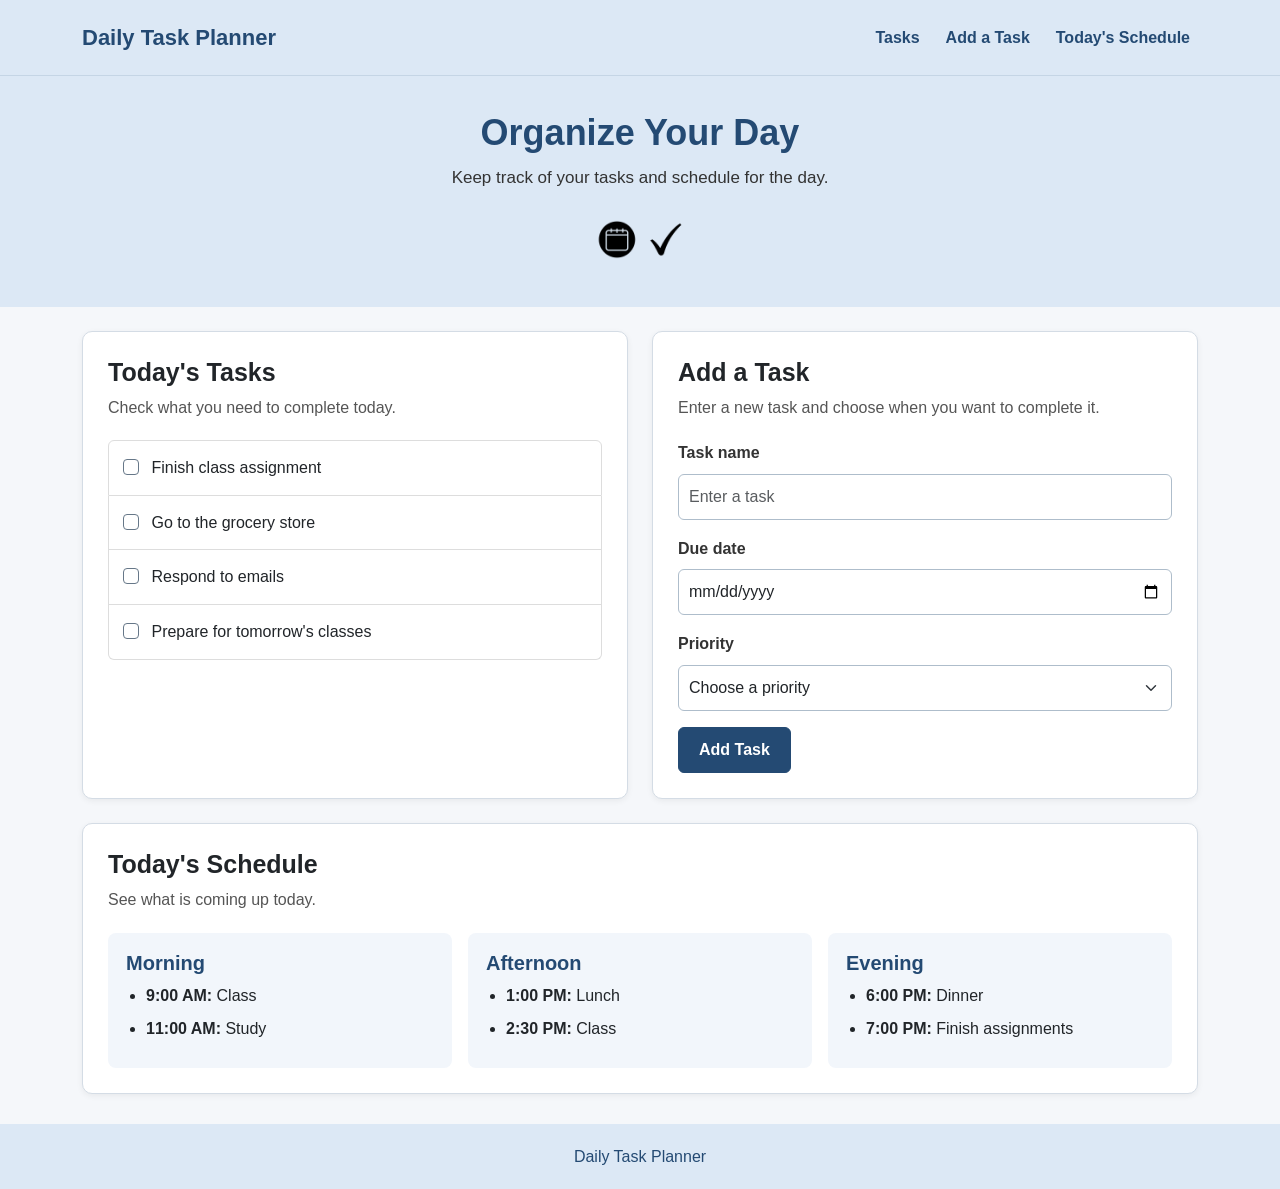
<file: index.html>
<!DOCTYPE html>
<html lang="en">

<head>
    <meta charset="UTF-8">
    <meta name="viewport" content="width=device-width, initial-scale=1.0">
    <meta name="description" content="A daily planner for organizing tasks and schedules">
    <title>Daily Task Planner</title>


    <link href="https://cdn.jsdelivr.net/npm/bootstrap@5.3.8/dist/css/bootstrap.min.css" rel="stylesheet" integrity="sha384-sRIl4kxILFvY47J16cr9ZwB07vP4J8+LH7qKQnuqkuIAvNWLzeN8tE5YBujZqJLB" crossorigin="anonymous">
    <link href="style.css" rel="stylesheet">
</head>

<body>

    <header>
        <nav class="navbar navbar-expand-md">
            <div class="container">
                <a class="navbar-brand" href="#">Daily Task Planner</a>

                <button class="navbar-toggler" type="button" data-bs-toggle="collapse" data-bs-target="#navbarMenu" aria-controls="navbarMenu" aria-expanded="false" aria-label="Toggle navigation">
                    <span class="navbar-toggler-icon"></span>
                </button>

                <div class="collapse navbar-collapse" id="navbarMenu">
                    <ul class="navbar-nav ms-auto">
                        <li class="nav-item">
                            <a class="nav-link" href="#tasks">Tasks</a>
                        </li>
                        <li class="nav-item">
                            <a class="nav-link" href="#add-task">Add a Task</a>
                        </li>
                        <li class="nav-item">
                            <a class="nav-link" href="#schedule">Today's Schedule</a>
                        </li>
                    </ul>
                </div>
            </div>
        </nav>

        <div class="header-content container">
            <h1>Organize Your Day</h1>
            <p>Keep track of your tasks and schedule for the day.</p>
            <img class="d-none d-sm-block mx-auto" src="CalAndCheckGraphic.png" alt="Calendar and a check mark representing completed daily tasks">
        </div>
    </header>

    <main class="container my-4">

        <div class="row g-4">

            <div class="col-12 col-lg-6">
                <section id="tasks" class="card h-100">
                    <div class="card-body">
                        <h2 class="card-title">Today's Tasks</h2>
                        <p class="section-description">Check what you need to complete today.</p>

                        <ul class="list-group">
                            <li class="list-group-item">
                                <input class="form-check-input me-2" type="checkbox" id="task1">
                                <label for="task1">Finish class assignment</label>
                            </li>
                            <li class="list-group-item">
                                <input class="form-check-input me-2" type="checkbox" id="task2">
                                <label for="task2">Go to the grocery store</label>
                            </li>
                            <li class="list-group-item">
                                <input class="form-check-input me-2" type="checkbox" id="task3">
                                <label for="task3">Respond to emails</label>
                            </li>
                            <li class="list-group-item">
                                <input class="form-check-input me-2" type="checkbox" id="task4">
                                <label for="task4">Prepare for tomorrow's classes</label>
                            </li>
                        </ul>
                    </div>
                </section>
            </div>

            <div class="col-12 col-lg-6">
                <section id="add-task" class="card h-100">
                    <div class="card-body">
                        <h2 class="card-title">Add a Task</h2>
                        <p class="section-description">Enter a new task and choose when you want to complete it.</p>

                        <form>
                            <div class="mb-3">
                                <label class="form-label" for="task-name">Task name</label>
                                <input class="form-control" type="text" id="task-name" name="task-name" placeholder="Enter a task">
                            </div>

                            <div class="mb-3">
                                <label class="form-label" for="due-date">Due date</label>
                                <input class="form-control" type="date" id="due-date" name="due-date">
                            </div>

                            <div class="mb-3">
                                <label class="form-label" for="priority">Priority</label>
                                <select class="form-select" id="priority" name="priority">
                                    <option value="">Choose a priority</option>
                                    <option value="high">High</option>
                                    <option value="medium">Medium</option>
                                    <option value="low">Low</option>
                                </select>
                            </div>

                            <button class="btn btn-primary" type="button">Add Task</button>
                        </form>
                    </div>
                </section>
            </div>

            <div class="col-12">
                <section id="schedule" class="card">
                    <div class="card-body">
                        <h2 class="card-title">Today's Schedule</h2>
                        <p class="section-description">See what is coming up today.</p>

                        <div class="row g-3">
                            <div class="col-12 col-md-4">
                                <div class="schedule-box">
                                    <h3>Morning</h3>
                                    <ul>
                                        <li><strong>9:00 AM:</strong> Class</li>
                                        <li><strong>11:00 AM:</strong> Study</li>
                                    </ul>
                                </div>
                            </div>

                            <div class="col-12 col-md-4">
                                <div class="schedule-box">
                                    <h3>Afternoon</h3>
                                    <ul>
                                        <li><strong>1:00 PM:</strong> Lunch</li>
                                        <li><strong>2:30 PM:</strong> Class</li>
                                    </ul>
                                </div>
                            </div>

                            <div class="col-12 col-md-4">
                                <div class="schedule-box">
                                    <h3>Evening</h3>
                                    <ul>
                                        <li><strong>6:00 PM:</strong> Dinner</li>
                                        <li><strong>7:00 PM:</strong> Finish assignments</li>
                                    </ul>
                                </div>
                            </div>
                        </div>

                    </div>
                </section>
            </div>

        </div>

    </main>

    <footer>
        <p>Daily Task Planner</p>
    </footer>

    <script src="https://cdn.jsdelivr.net/npm/bootstrap@5.3.8/dist/js/bootstrap.bundle.min.js" integrity="sha384-FKyoEForCGlyvwx9Hj09JcYn3nv7wiPVlz7YYwJrWVcXK/BmnVDxM+D2scQbITxI" crossorigin="anonymous"></script>

</body>

</html>

<!--
    AI Use Disclosure:
    Tool: ChatGPT free
    Purpose: Helped with Bootstrap responsive layout, mobile navigation, and CSS improvements.
    Human Role: I reviewed the suggested design, kept my original planner content and colors, and tested the layout.
    -->
</file>
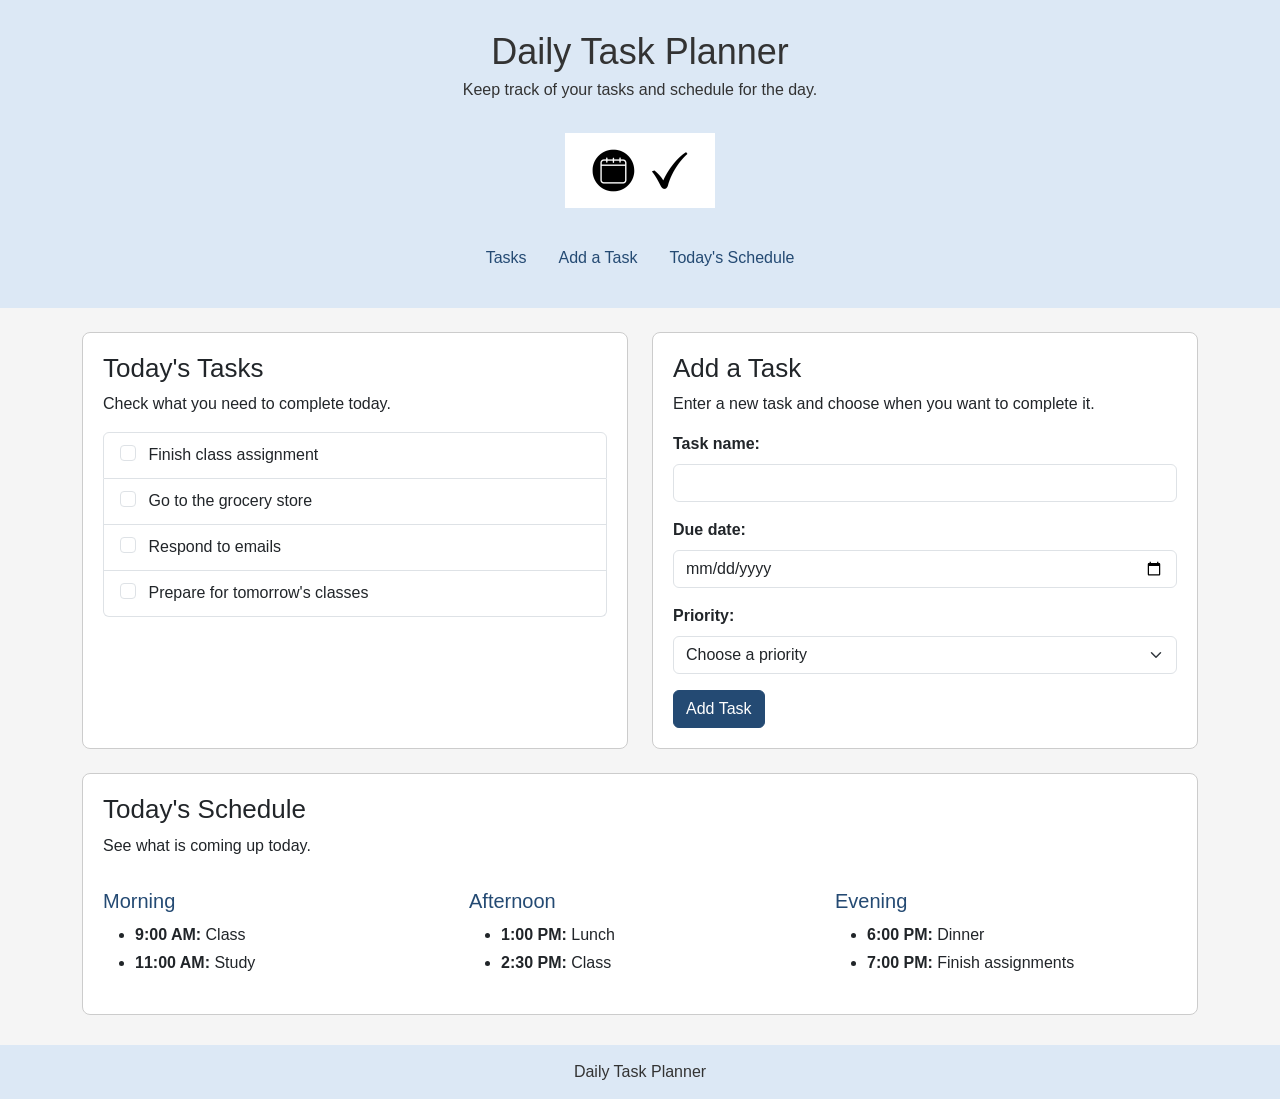
<file: DailyTaskPlanner/index.html>
<!DOCTYPE html>
<html lang="en">

<head>
    <meta charset="utf-8">
    <meta name="viewport" content="width=device-width, initial-scale=1">
    <meta name="description" content="A simple daily planner for tasks and schedules">
    <meta name="author" content="Jess Markowitz">
    <title>Daily Task Planner</title>


    <link href="https://cdn.jsdelivr.net/npm/bootstrap@5.3.8/dist/css/bootstrap.min.css" rel="stylesheet" integrity="sha384-sRIl4kxILFvY47J16cr9ZwB07vP4J8+LH7qKQnuqkuIAvNWLzeN8tE5YBujZqJLB" crossorigin="anonymous">



    <link href="style.css" rel="stylesheet">
</head>

<body>

    <header>
        <h1>Daily Task Planner</h1>
        <p>Keep track of your tasks and schedule for the day.</p>

        <img src="CalAndCheckGraphic.png" alt="Calendar and a check mark representing completed daily tasks">

        <nav class="nav justify-content-center">
            <a class="nav-link" href="#tasks">Tasks</a>
            <a class="nav-link" href="#add-task">Add a Task</a>
            <a class="nav-link" href="#schedule">Today's Schedule</a>
        </nav>
    </header>

    <main class="container my-4">

        <div class="row g-4">

            <div class="col-md-6">
                <section id="tasks" class="card h-100">
                    <div class="card-body">
                        <h2 class="card-title">Today's Tasks</h2>
                        <p>Check what you need to complete today.</p>

                        <ul class="list-group">
                            <li class="list-group-item">
                                <input class="form-check-input me-2" type="checkbox" id="task1">
                                <label for="task1">Finish class assignment</label>
                            </li>
                            <li class="list-group-item">
                                <input class="form-check-input me-2" type="checkbox" id="task2">
                                <label for="task2">Go to the grocery store</label>
                            </li>
                            <li class="list-group-item">
                                <input class="form-check-input me-2" type="checkbox" id="task3">
                                <label for="task3">Respond to emails</label>
                            </li>
                            <li class="list-group-item">
                                <input class="form-check-input me-2" type="checkbox" id="task4">
                                <label for="task4">Prepare for tomorrow's classes</label>
                            </li>
                        </ul>
                    </div>
                </section>
            </div>

            <div class="col-md-6">
                <section id="add-task" class="card h-100">
                    <div class="card-body">
                        <h2 class="card-title">Add a Task</h2>
                        <p>Enter a new task and choose when you want to complete it.</p>

                        <form>
                            <div class="mb-3">
                                <label class="form-label" for="task-name">Task name:</label>
                                <input class="form-control" type="text" id="task-name" name="task-name">
                            </div>

                            <div class="mb-3">
                                <label class="form-label" for="due-date">Due date:</label>
                                <input class="form-control" type="date" id="due-date" name="due-date">
                            </div>

                            <div class="mb-3">
                                <label class="form-label" for="priority">Priority:</label>
                                <select class="form-select" id="priority" name="priority">
                                    <option value="">Choose a priority</option>
                                    <option value="high">High</option>
                                    <option value="medium">Medium</option>
                                    <option value="low">Low</option>
                                </select>
                            </div>

                            <button class="btn btn-primary" type="button">Add Task</button>
                        </form>
                    </div>
                </section>
            </div>

            <div class="col-12">
                <section id="schedule" class="card">
                    <div class="card-body">
                        <h2 class="card-title">Today's Schedule</h2>
                        <p>See what is coming up today.</p>

                        <div class="row">
                            <div class="col-md-4">
                                <h3>Morning</h3>
                                <ul>
                                    <li><strong>9:00 AM:</strong> Class</li>
                                    <li><strong>11:00 AM:</strong> Study</li>
                                </ul>
                            </div>

                            <div class="col-md-4">
                                <h3>Afternoon</h3>
                                <ul>
                                    <li><strong>1:00 PM:</strong> Lunch</li>
                                    <li><strong>2:30 PM:</strong> Class</li>
                                </ul>
                            </div>

                            <div class="col-md-4">
                                <h3>Evening</h3>
                                <ul>
                                    <li><strong>6:00 PM:</strong> Dinner</li>
                                    <li><strong>7:00 PM:</strong> Finish assignments</li>
                                </ul>
                            </div>
                        </div>

                    </div>
                </section>
            </div>

        </div>

    </main>

    <footer>
        <p>Daily Task Planner</p>
    </footer>


    <script src="https://cdn.jsdelivr.net/npm/bootstrap@5.3.8/dist/js/bootstrap.bundle.min.js" integrity="sha384-FKyoEForCGlyvwx9Hj09JcYn3nv7wiPVlz7YYwJrWVcXK/BmnVDxM+D2scQbITxI" crossorigin="anonymous"></script>


</body>

</html>
</file>
<file: style.css>
/* Daily Task Planner Styles */

body {
    font-family: Arial, sans-serif;
    font-size: 16px;
    line-height: 1.6;
    background-color: #f5f7fa;
    color: #333333;
    margin: 0;
}

/* Header and Navigation */

header {
    background-color: #dce8f5;
}

.navbar {
    background-color: #dce8f5;
    padding: 15px 0;
    border-bottom: 1px solid #c5d5e5;
}

.navbar-brand {
    color: #244a73;
    font-size: 22px;
    font-weight: bold;
}

.navbar-brand:hover {
    color: #18334f;
}

.nav-link {
    color: #244a73;
    font-weight: bold;
    margin-left: 10px;
}

.nav-link:hover {
    color: #18334f;
    text-decoration: underline;
}

.header-content {
    text-align: center;
    padding: 35px 20px;
}

h1 {
    font-size: 36px;
    color: #244a73;
    font-weight: bold;
    margin-bottom: 10px;
}

.header-content p {
    font-size: 17px;
    margin-bottom: 15px;
}

.header-content img {
    width: 130px;
    max-width: 100%;
    height: auto;
}

/* Main Content */

main {
    max-width: 1100px;
}

.card {
    background-color: white;
    border: 1px solid #d4dce5;
    border-radius: 10px;
    box-shadow: 0 2px 6px rgba(0, 0, 0, 0.06);
}

.card-body {
    padding: 25px;
}

h2 {
    font-size: 25px;
    font-weight: bold;
    color: #244a73;
    margin-bottom: 10px;
}

h3 {
    font-size: 20px;
    color: #244a73;
    font-weight: bold;
}

.section-description {
    color: #555555;
    margin-bottom: 20px;
}

/* Tasks */

.list-group-item {
    padding: 14px;
    border-color: #dddddd;
}

.form-check-input {
    border-color: #667788;
    cursor: pointer;
}

.form-check-input:checked {
    background-color: #244a73;
    border-color: #244a73;
}

.list-group-item label {
    cursor: pointer;
}

/* Add Task Form */

.form-label {
    font-weight: bold;
    color: #333333;
}

.form-control,
.form-select {
    font-size: 16px;
    padding: 10px;
    border-color: #aebdcb;
}

.form-control:focus,
.form-select:focus {
    border-color: #244a73;
    box-shadow: 0 0 0 3px rgba(36, 74, 115, 0.15);
}

.btn-primary {
    background-color: #244a73;
    border-color: #244a73;
    padding: 10px 20px;
    font-size: 16px;
    font-weight: bold;
}

.btn-primary:hover {
    background-color: #18334f;
    border-color: #18334f;
}

/* Schedule */

.schedule-box {
    background-color: #f2f6fb;
    padding: 18px;
    border-radius: 8px;
    height: 100%;
}

.schedule-box ul {
    padding-left: 20px;
    margin-bottom: 0;
}

.schedule-box li {
    margin-bottom: 8px;
}

/* Footer */

footer {
    text-align: center;
    background-color: #dce8f5;
    padding: 20px;
    margin-top: 30px;
    color: #244a73;
}

footer p {
    margin-bottom: 0;
}

/* Mobile Screen Adjustments */

@media (max-width: 767px) {
    .header-content {
        padding: 25px 15px;
    }

    h1 {
        font-size: 28px;
    }

    .header-content p {
        font-size: 16px;
    }

    .card-body {
        padding: 18px;
    }

    h2 {
        font-size: 23px;
    }

    .nav-link {
        margin-left: 0;
        padding: 10px;
    }

    .btn-primary {
        width: 100%;
    }

    .schedule-box {
        padding: 15px;
    }
}
</file>
<file: DailyTaskPlanner/style.css>
body {
    font-family: Arial, sans-serif;
    font-size: 16px;
    line-height: 1.5;
    background-color: #f5f5f5;
    color: #333333;
}

header {
    text-align: center;
    background-color: #dce8f5;
    padding: 30px;
}

h1 {
    font-size: 36px;
    margin-bottom: 5px;
}

h2 {
    font-size: 26px;
    color: #244a73;
    margin-bottom: 10px;
}

h3 {
    font-size: 20px;
    color: #244a73;
    margin-top: 15px;
}

header img {
    width: 150px;
    max-width: 100%;
    height: auto;
    margin: 15px;
}

nav {
    margin-top: 15px;
}

nav a {
    color: #244a73;
    font-weight: bold;
}

.nav-link {
    color: #244a73;
}

.nav-link:hover {
    color: #18334f;
    text-decoration: underline;
}

main {
    max-width: 1000px;
}

.card {
    background-color: white;
    border: 1px solid #cccccc;
    border-radius: 8px;
}

.card-body {
    padding: 20px;
}

ul {
    line-height: 1.8;
}

.form-label {
    font-weight: bold;
}

.form-control,
.form-select {
    font-size: 16px;
}

.btn-primary {
    background-color: #244a73;
    border-color: #244a73;
    font-size: 16px;
}

.btn-primary:hover {
    background-color: #18334f;
    border-color: #18334f;
}

footer {
    text-align: center;
    background-color: #dce8f5;
    padding: 15px;
    margin-top: 30px;
}

footer p {
    margin-bottom: 0;
}
</file>
